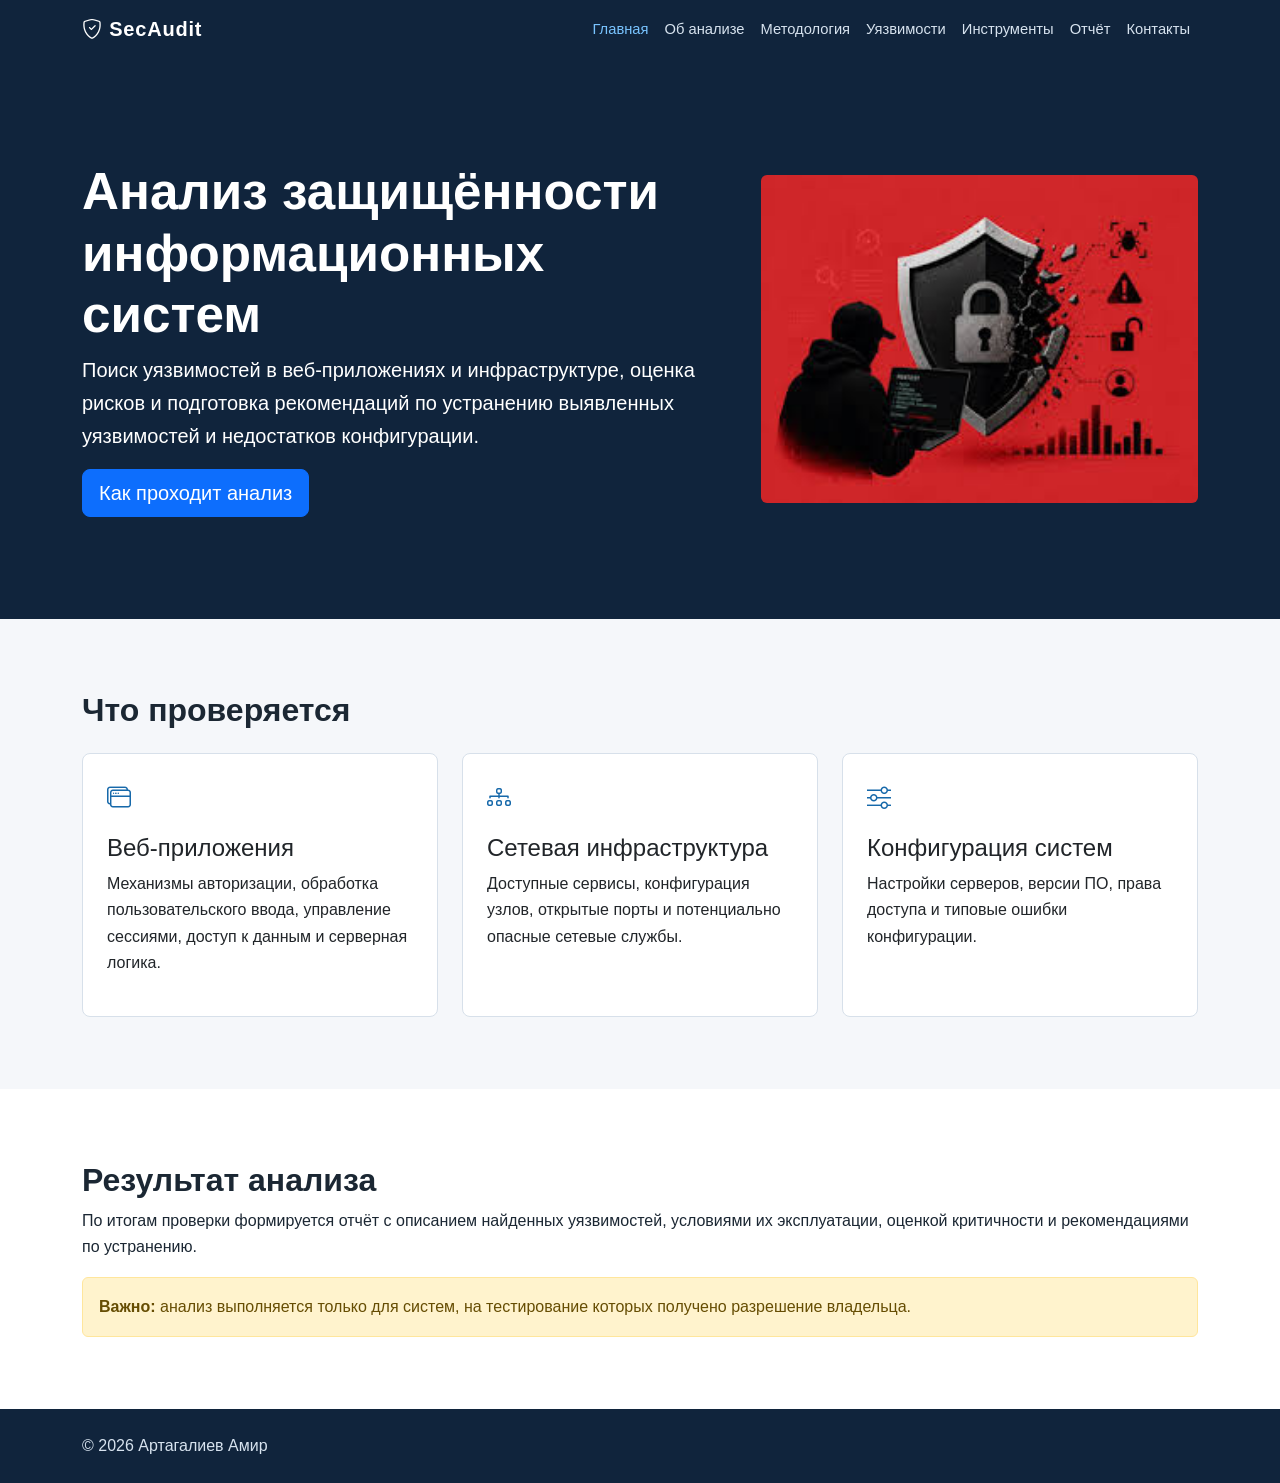
<file: index.html>
<!doctype html>
<html lang="ru">
 <head>
  <meta charset="utf-8"/>
  <meta content="width=device-width,initial-scale=1" name="viewport"/>
  <title>
   SecAudit — анализ защищённости
  </title>
  <link href="https://cdn.jsdelivr.net/npm/bootstrap@5.3.3/dist/css/bootstrap.min.css" rel="stylesheet"/>
  <link href="https://cdn.jsdelivr.net/npm/bootstrap-icons@1.11.3/font/bootstrap-icons.min.css" rel="stylesheet"/>
  <link href="css/style.css" rel="stylesheet"/>
 </head>
 <body>
  <nav class="navbar navbar-expand-lg navbar-dark site-nav">
   <div class="container">
    <a class="navbar-brand text-white" href="index.html">
     <i class="bi bi-shield-check">
     </i>
     SecAudit
    </a>
    <button class="navbar-toggler" data-bs-target="#nav" data-bs-toggle="collapse" type="button">
     <span class="navbar-toggler-icon">
     </span>
    </button>
    <div class="collapse navbar-collapse" id="nav">
     <ul class="navbar-nav ms-auto">
      <li class="nav-item">
       <a class="nav-link active" href="index.html">
        Главная
       </a>
      </li>
      <li class="nav-item">
       <a class="nav-link" href="about.html">
        Об анализе
       </a>
      </li>
      <li class="nav-item">
       <a class="nav-link" href="methodology.html">
        Методология
       </a>
      </li>
      <li class="nav-item">
       <a class="nav-link" href="vulnerabilities.html">
        Уязвимости
       </a>
      </li>
      <li class="nav-item">
       <a class="nav-link" href="tools.html">
        Инструменты
       </a>
      </li>
      <li class="nav-item">
       <a class="nav-link" href="report.html">
        Отчёт
       </a>
      </li>
      <li class="nav-item">
       <a class="nav-link" href="contacts.html">
        Контакты
       </a>
      </li>
     </ul>
    </div>
   </div>
  </nav>
  <header class="hero" style="background:#10243c">
   <div class="container">
    <div class="row align-items-center g-5">
     <div class="col-lg-7">
      <h1>
       Анализ защищённости информационных систем
      </h1>
      <p class="lead">
       Поиск уязвимостей в веб-приложениях и инфраструктуре, оценка рисков и подготовка рекомендаций по устранению выявленных уязвимостей и недостатков конфигурации.
      </p>
      <a class="btn btn-primary btn-lg" href="methodology.html">
       Как проходит анализ
      </a>
     </div>
     <div class="col-lg-5">
      <img alt="Анализ защищённости информационной системы" class="img-fluid rounded w-100" src="images/index-hero.jpg"/>
     </div>
    </div>
   </div>
  </header>
  <main>
   <section class="section">
    <div class="container">
     <h2 class="section-title mb-4">
      Что проверяется
     </h2>
     <div class="row g-4">
      <div class="col-md-4">
       <article class="card h-100 p-4">
        <i class="bi bi-window-stack icon">
        </i>
        <h3 class="h4 mt-3">
         Веб-приложения
        </h3>
        <p>
         Механизмы авторизации, обработка пользовательского ввода, управление сессиями, доступ к данным и серверная логика.
        </p>
       </article>
      </div>
      <div class="col-md-4">
       <article class="card h-100 p-4">
        <i class="bi bi-diagram-3 icon">
        </i>
        <h3 class="h4 mt-3">
         Сетевая инфраструктура
        </h3>
        <p>
         Доступные сервисы, конфигурация узлов, открытые порты и потенциально опасные сетевые службы.
        </p>
       </article>
      </div>
      <div class="col-md-4">
       <article class="card h-100 p-4">
        <i class="bi bi-sliders icon">
        </i>
        <h3 class="h4 mt-3">
         Конфигурация систем
        </h3>
        <p>
         Настройки серверов, версии ПО, права доступа и типовые ошибки конфигурации.
        </p>
       </article>
      </div>
     </div>
    </div>
   </section>
   <section class="section bg-white">
    <div class="container">
     <h2 class="section-title">
      Результат анализа
     </h2>
     <p>
      По итогам проверки формируется отчёт с описанием найденных уязвимостей, условиями их эксплуатации, оценкой критичности и рекомендациями по устранению.
     </p>
     <div class="alert alert-warning mb-0">
      <strong>
       Важно:
      </strong>
      анализ выполняется только для систем, на тестирование которых получено разрешение владельца.
     </div>
    </div>
   </section>
  </main>
  <footer class="footer py-4">
   <div class="container">
    © 2026 Артагалиев Амир
   </div>
  </footer>
  <script src="https://cdn.jsdelivr.net/npm/bootstrap@5.3.3/dist/js/bootstrap.bundle.min.js">
  </script>
  <script src="script.js">
  </script>
 </body>
</html>
</file>
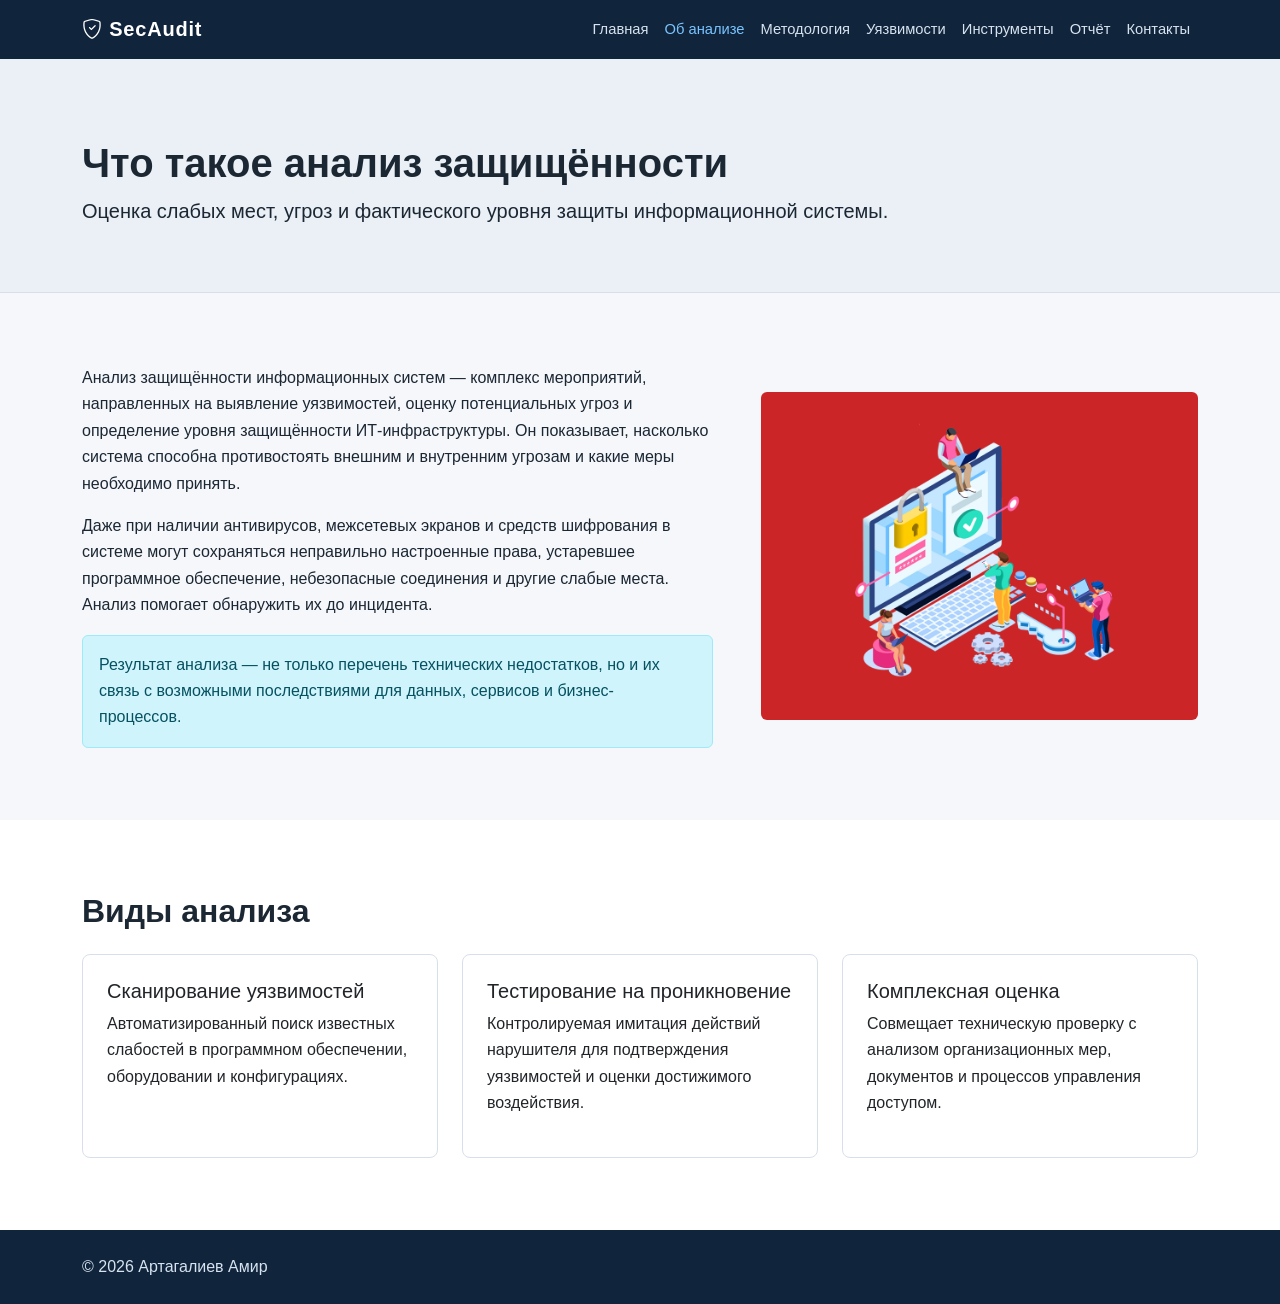
<file: about.html>
<!doctype html>
<html lang="ru">
 <head>
  <meta charset="utf-8"/>
  <meta content="width=device-width,initial-scale=1" name="viewport"/>
  <title>
   Об анализе — SecAudit
  </title>
  <link href="https://cdn.jsdelivr.net/npm/bootstrap@5.3.3/dist/css/bootstrap.min.css" rel="stylesheet"/>
  <link href="https://cdn.jsdelivr.net/npm/bootstrap-icons@1.11.3/font/bootstrap-icons.min.css" rel="stylesheet"/>
  <link href="css/style.css" rel="stylesheet"/>
 </head>
 <body>
  <nav class="navbar navbar-expand-lg navbar-dark site-nav">
   <div class="container">
    <a class="navbar-brand text-white" href="index.html">
     <i class="bi bi-shield-check">
     </i>
     SecAudit
    </a>
    <button class="navbar-toggler" data-bs-target="#nav" data-bs-toggle="collapse" type="button">
     <span class="navbar-toggler-icon">
     </span>
    </button>
    <div class="collapse navbar-collapse" id="nav">
     <ul class="navbar-nav ms-auto">
      <li class="nav-item">
       <a class="nav-link" href="index.html">
        Главная
       </a>
      </li>
      <li class="nav-item">
       <a class="nav-link active" href="about.html">
        Об анализе
       </a>
      </li>
      <li class="nav-item">
       <a class="nav-link" href="methodology.html">
        Методология
       </a>
      </li>
      <li class="nav-item">
       <a class="nav-link" href="vulnerabilities.html">
        Уязвимости
       </a>
      </li>
      <li class="nav-item">
       <a class="nav-link" href="tools.html">
        Инструменты
       </a>
      </li>
      <li class="nav-item">
       <a class="nav-link" href="report.html">
        Отчёт
       </a>
      </li>
      <li class="nav-item">
       <a class="nav-link" href="contacts.html">
        Контакты
       </a>
      </li>
     </ul>
    </div>
   </div>
  </nav>
  <header class="page-header">
   <div class="container">
    <h1>
     Что такое анализ защищённости
    </h1>
    <p class="lead">
     Оценка слабых мест, угроз и фактического уровня защиты информационной системы.
    </p>
   </div>
  </header>
  <main>
   <section class="section">
    <div class="container">
     <div class="row g-5 align-items-center">
      <div class="col-lg-7">
       <p>
        Анализ защищённости информационных систем — комплекс мероприятий, направленных на выявление уязвимостей, оценку потенциальных угроз и определение уровня защищённости ИТ-инфраструктуры. Он показывает, насколько система способна противостоять внешним и внутренним угрозам и какие меры необходимо принять.
       </p>
       <p>
        Даже при наличии антивирусов, межсетевых экранов и средств шифрования в системе могут сохраняться неправильно настроенные права, устаревшее программное обеспечение, небезопасные соединения и другие слабые места. Анализ помогает обнаружить их до инцидента.
       </p>
       <div class="alert alert-info mb-0">
        Результат анализа — не только перечень технических недостатков, но и их связь с возможными последствиями для данных, сервисов и бизнес-процессов.
       </div>
      </div>
      <div class="col-lg-5">
       <img alt="Иллюстрация анализа защищённости информационной системы" class="img-fluid rounded" src="images/about-analysis.png"/>
      </div>
     </div>
    </div>
   </section>
   <section class="section bg-white">
    <div class="container">
     <h2 class="section-title mb-4">
      Виды анализа
     </h2>
     <div class="row g-4">
      <div class="col-md-4">
       <div class="card h-100 p-4">
        <h3 class="h5">
         Сканирование уязвимостей
        </h3>
        <p>
         Автоматизированный поиск известных слабостей в программном обеспечении, оборудовании и конфигурациях.
        </p>
       </div>
      </div>
      <div class="col-md-4">
       <div class="card h-100 p-4">
        <h3 class="h5">
         Тестирование на проникновение
        </h3>
        <p>
         Контролируемая имитация действий нарушителя для подтверждения уязвимостей и оценки достижимого воздействия.
        </p>
       </div>
      </div>
      <div class="col-md-4">
       <div class="card h-100 p-4">
        <h3 class="h5">
         Комплексная оценка
        </h3>
        <p>
         Совмещает техническую проверку с анализом организационных мер, документов и процессов управления доступом.
        </p>
       </div>
      </div>
     </div>
    </div>
   </section>
  </main>
  <footer class="footer py-4">
   <div class="container">
    © 2026 Артагалиев Амир
   </div>
  </footer>
  <script src="https://cdn.jsdelivr.net/npm/bootstrap@5.3.3/dist/js/bootstrap.bundle.min.js">
  </script>
  <script src="script.js">
  </script>
 </body>
</html>
</file>
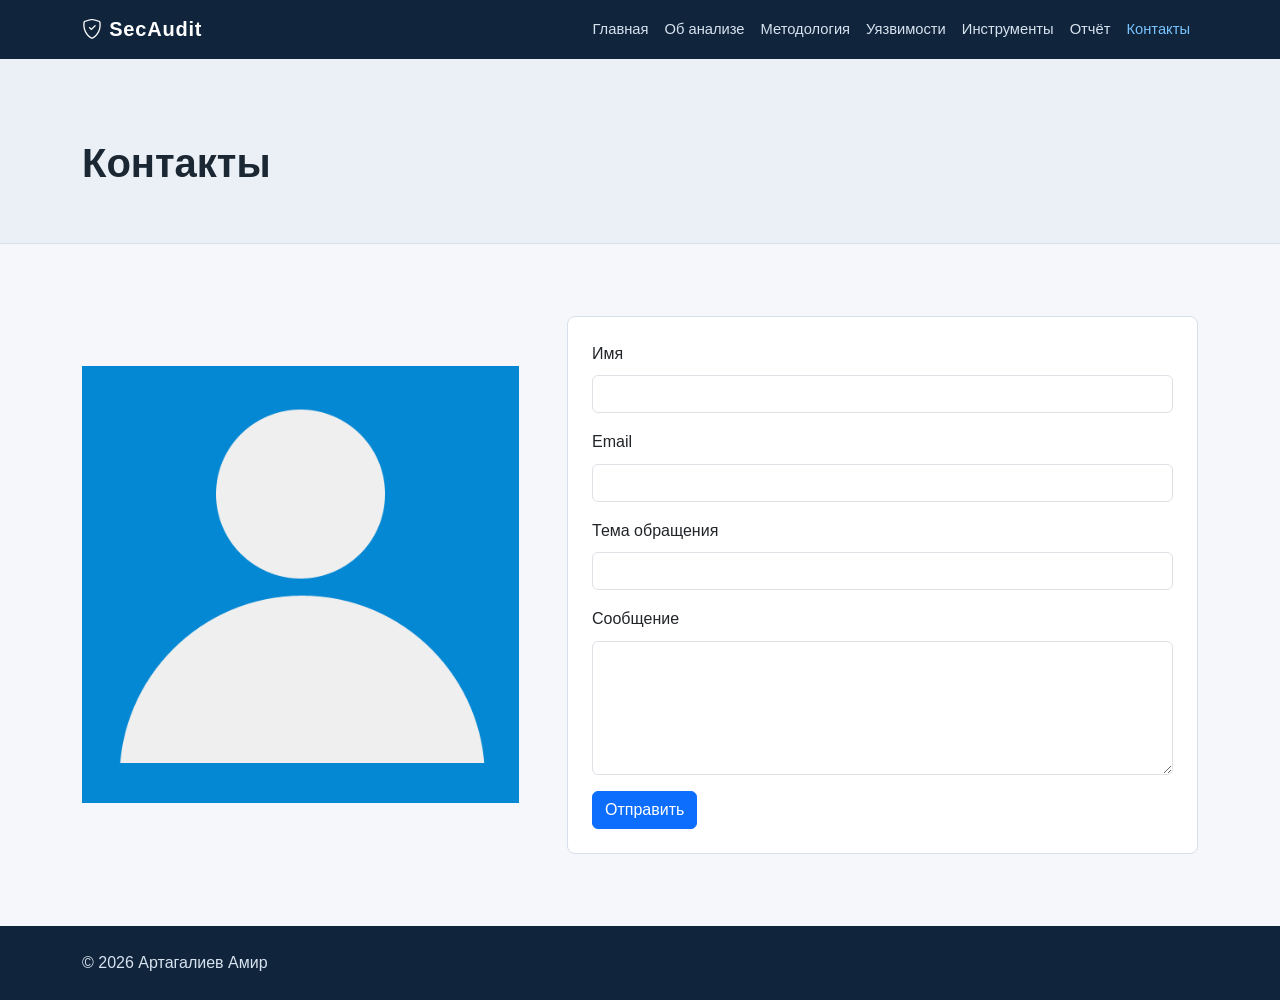
<file: contacts.html>
<!doctype html>
<html lang="ru">
<head>
    <meta charset="utf-8">
    <meta name="viewport" content="width=device-width, initial-scale=1">
    <title>Контакты — SecAudit</title>

    <link href="https://cdn.jsdelivr.net/npm/bootstrap@5.3.3/dist/css/bootstrap.min.css" rel="stylesheet">
    <link href="https://cdn.jsdelivr.net/npm/bootstrap-icons@1.11.3/font/bootstrap-icons.min.css" rel="stylesheet">
    <link href="css/style.css" rel="stylesheet">
</head>

<body>
    <nav class="navbar navbar-expand-lg navbar-dark site-nav">
        <div class="container">
            <a class="navbar-brand text-white" href="index.html">
                <i class="bi bi-shield-check"></i>
                SecAudit
            </a>

            <button class="navbar-toggler"
                    type="button"
                    data-bs-toggle="collapse"
                    data-bs-target="#nav">
                <span class="navbar-toggler-icon"></span>
            </button>

            <div class="collapse navbar-collapse" id="nav">
                <ul class="navbar-nav ms-auto">
                    <li class="nav-item">
                        <a class="nav-link" href="index.html">Главная</a>
                    </li>

                    <li class="nav-item">
                        <a class="nav-link" href="about.html">Об анализе</a>
                    </li>

                    <li class="nav-item">
                        <a class="nav-link" href="methodology.html">Методология</a>
                    </li>

                    <li class="nav-item">
                        <a class="nav-link" href="vulnerabilities.html">Уязвимости</a>
                    </li>

                    <li class="nav-item">
                        <a class="nav-link" href="tools.html">Инструменты</a>
                    </li>

                    <li class="nav-item">
                        <a class="nav-link" href="report.html">Отчёт</a>
                    </li>

                    <li class="nav-item">
                        <a class="nav-link active" href="contacts.html">Контакты</a>
                    </li>
                </ul>
            </div>
        </div>
    </nav>

    <header class="page-header">
        <div class="container">
            <h1>Контакты</h1>
        </div>
    </header>

    <main>
        <section class="section">
            <div class="container">
                <div class="row g-5 align-items-center">

                    <div class="col-lg-5">
                        <img src="images/contacts-security.png"
                             class="contact-image"
                             alt="Контактная информация">
                    </div>

                    <div class="col-lg-7">
                        <form class="card p-4" id="contactForm">

                            <div class="mb-3">
                                <label class="form-label" for="name">
                                    Имя
                                </label>

                                <input class="form-control"
                                       id="name"
                                       required>
                            </div>

                            <div class="mb-3">
                                <label class="form-label" for="email">
                                    Email
                                </label>

                                <input class="form-control"
                                       id="email"
                                       type="email"
                                       required>
                            </div>

                            <div class="mb-3">
                                <label class="form-label" for="subject">
                                    Тема обращения
                                </label>

                                <input class="form-control"
                                       id="subject"
                                       required>
                            </div>

                            <div class="mb-3">
                                <label class="form-label" for="message">
                                    Сообщение
                                </label>

                                <textarea class="form-control"
                                          id="message"
                                          rows="5"
                                          required></textarea>
                            </div>

                            <button class="btn btn-primary align-self-start"
                                    type="submit">
                                Отправить
                            </button>

                            <div class="alert alert-success d-none mt-3 mb-0"
                                 id="notice">
                                Демонстрационная форма: сообщение не отправляется на сервер.
                            </div>

                        </form>
                    </div>

                </div>
            </div>
        </section>
    </main>

    <footer class="footer py-4">
        <div class="container">
            © 2026 Артагалиев Амир
        </div>
    </footer>

    <script src="https://cdn.jsdelivr.net/npm/bootstrap@5.3.3/dist/js/bootstrap.bundle.min.js"></script>
    <script src="script.js"></script>
</body>
</html>
</file>
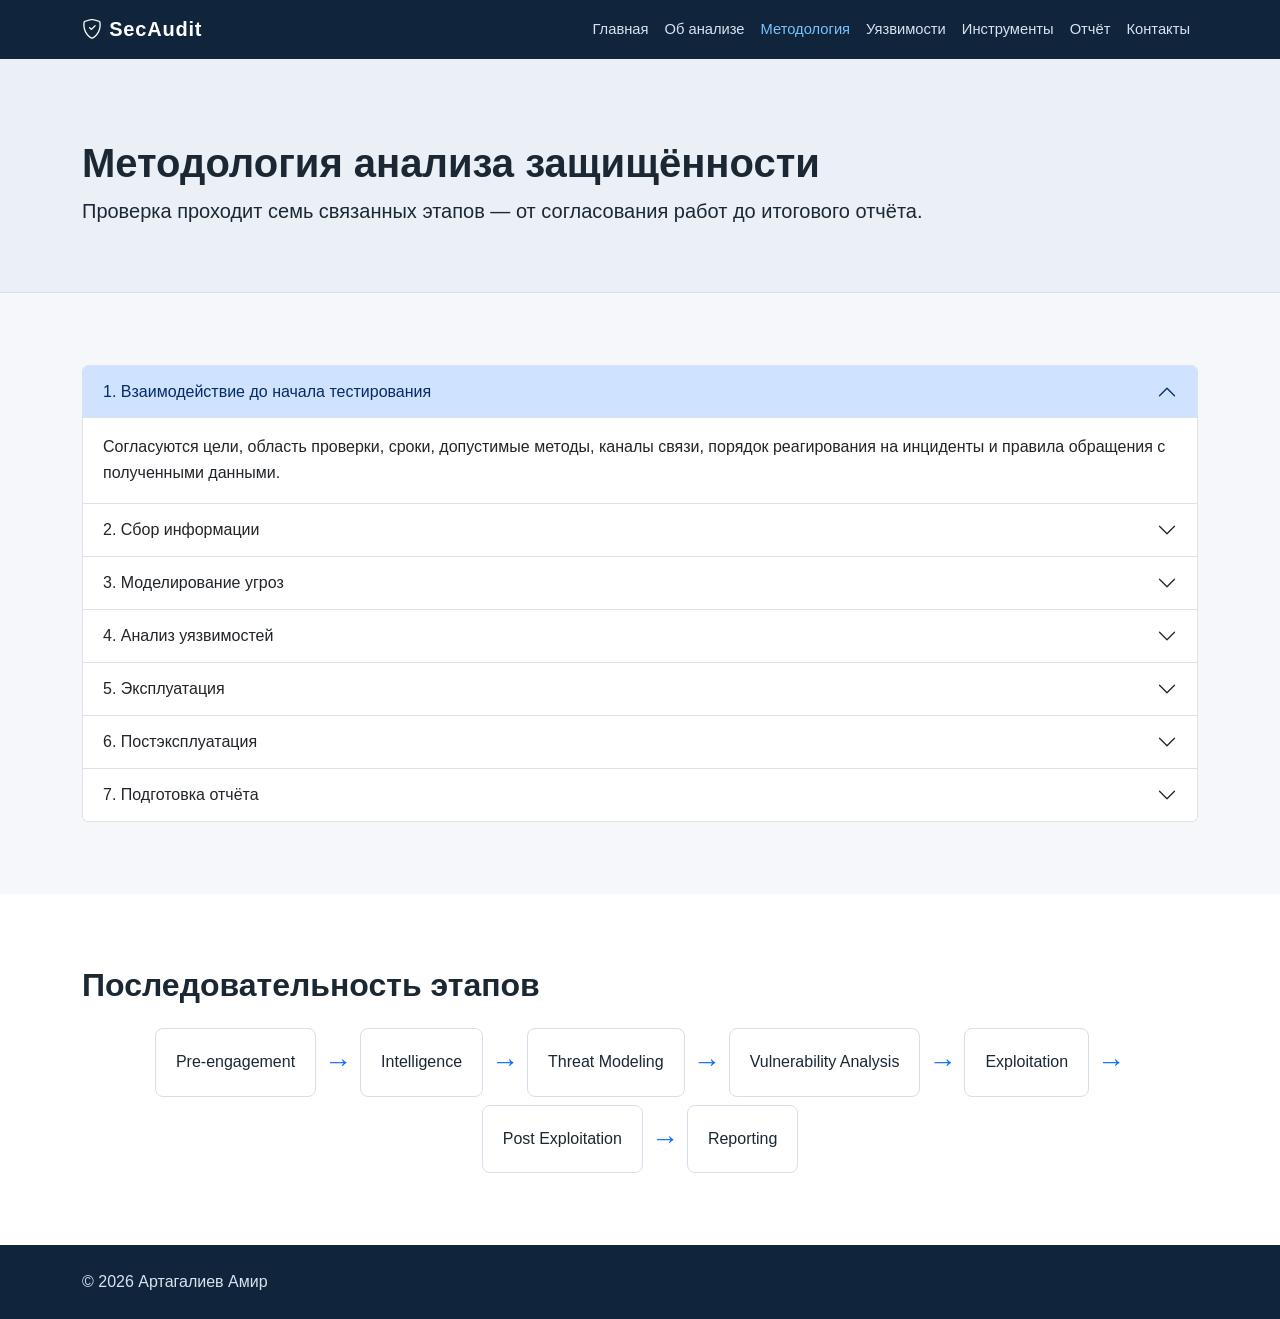
<file: methodology.html>
<!doctype html>
<html lang="ru">
 <head>
  <meta charset="utf-8"/>
  <meta content="width=device-width,initial-scale=1" name="viewport"/>
  <title>
   Методология — SecAudit
  </title>
  <link href="https://cdn.jsdelivr.net/npm/bootstrap@5.3.3/dist/css/bootstrap.min.css" rel="stylesheet"/>
  <link href="https://cdn.jsdelivr.net/npm/bootstrap-icons@1.11.3/font/bootstrap-icons.min.css" rel="stylesheet"/>
  <link href="css/style.css" rel="stylesheet"/>
 </head>
 <body>
  <nav class="navbar navbar-expand-lg navbar-dark site-nav">
   <div class="container">
    <a class="navbar-brand text-white" href="index.html">
     <i class="bi bi-shield-check">
     </i>
     SecAudit
    </a>
    <button class="navbar-toggler" data-bs-target="#nav" data-bs-toggle="collapse" type="button">
     <span class="navbar-toggler-icon">
     </span>
    </button>
    <div class="collapse navbar-collapse" id="nav">
     <ul class="navbar-nav ms-auto">
      <li class="nav-item">
       <a class="nav-link" href="index.html">
        Главная
       </a>
      </li>
      <li class="nav-item">
       <a class="nav-link" href="about.html">
        Об анализе
       </a>
      </li>
      <li class="nav-item">
       <a class="nav-link active" href="methodology.html">
        Методология
       </a>
      </li>
      <li class="nav-item">
       <a class="nav-link" href="vulnerabilities.html">
        Уязвимости
       </a>
      </li>
      <li class="nav-item">
       <a class="nav-link" href="tools.html">
        Инструменты
       </a>
      </li>
      <li class="nav-item">
       <a class="nav-link" href="report.html">
        Отчёт
       </a>
      </li>
      <li class="nav-item">
       <a class="nav-link" href="contacts.html">
        Контакты
       </a>
      </li>
     </ul>
    </div>
   </div>
  </nav>
  <header class="page-header">
   <div class="container">
    <h1>
     Методология анализа защищённости
    </h1>
    <p class="lead">
     Проверка проходит семь связанных этапов — от согласования работ до итогового отчёта.
    </p>
   </div>
  </header>
  <main>
   <section class="section">
    <div class="container">
     <div class="accordion" id="methodology">
      <div class="accordion-item">
       <h2 class="accordion-header">
        <button class="accordion-button" data-bs-target="#p1" data-bs-toggle="collapse">
         1. Взаимодействие до начала тестирования
        </button>
       </h2>
       <div class="accordion-collapse collapse show" data-bs-parent="#methodology" id="p1">
        <div class="accordion-body">
         Согласуются цели, область проверки, сроки, допустимые методы, каналы связи, порядок реагирования на инциденты и правила обращения с полученными данными.
        </div>
       </div>
      </div>
      <div class="accordion-item">
       <h2 class="accordion-header">
        <button class="accordion-button collapsed" data-bs-target="#p2" data-bs-toggle="collapse">
         2. Сбор информации
        </button>
       </h2>
       <div class="accordion-collapse collapse" data-bs-parent="#methodology" id="p2">
        <div class="accordion-body">
         Формируется представление о целевой системе: определяются адреса, домены, технологии, сервисы, сотрудники и другие сведения, важные для моделирования проверки.
        </div>
       </div>
      </div>
      <div class="accordion-item">
       <h2 class="accordion-header">
        <button class="accordion-button collapsed" data-bs-target="#p3" data-bs-toggle="collapse">
         3. Моделирование угроз
        </button>
       </h2>
       <div class="accordion-collapse collapse" data-bs-parent="#methodology" id="p3">
        <div class="accordion-body">
         Определяются критичные активы, возможные источники угроз и наиболее вероятные сценарии воздействия с учётом функций и ценности системы.
        </div>
       </div>
      </div>
      <div class="accordion-item">
       <h2 class="accordion-header">
        <button class="accordion-button collapsed" data-bs-target="#p4" data-bs-toggle="collapse">
         4. Анализ уязвимостей
        </button>
       </h2>
       <div class="accordion-collapse collapse" data-bs-parent="#methodology" id="p4">
        <div class="accordion-body">
         Выявляются ошибки конфигурации, дефекты проектирования и известные уязвимости. Результаты автоматических средств проверяются вручную.
        </div>
       </div>
      </div>
      <div class="accordion-item">
       <h2 class="accordion-header">
        <button class="accordion-button collapsed" data-bs-target="#p5" data-bs-toggle="collapse">
         5. Эксплуатация
        </button>
       </h2>
       <div class="accordion-collapse collapse" data-bs-parent="#methodology" id="p5">
        <div class="accordion-body">
         В пределах согласованных правил подтверждается возможность использования найденных уязвимостей и оценивается получаемый уровень доступа. Действия должны быть контролируемыми и не наносить ущерб системе.
        </div>
       </div>
      </div>
      <div class="accordion-item">
       <h2 class="accordion-header">
        <button class="accordion-button collapsed" data-bs-target="#p6" data-bs-toggle="collapse">
         6. Постэксплуатация
        </button>
       </h2>
       <div class="accordion-collapse collapse" data-bs-parent="#methodology" id="p6">
        <div class="accordion-body">
         Определяется ценность полученного доступа, возможное влияние на связанные активы и границы дальнейшего продвижения. Все действия выполняются строго в рамках разрешённого сценария.
        </div>
       </div>
      </div>
      <div class="accordion-item">
       <h2 class="accordion-header">
        <button class="accordion-button collapsed" data-bs-target="#p7" data-bs-toggle="collapse">
         7. Подготовка отчёта
        </button>
       </h2>
       <div class="accordion-collapse collapse" data-bs-parent="#methodology" id="p7">
        <div class="accordion-body">
         Готовятся техническая часть и резюме для руководства: находки, доказательства, оценка риска, последствия и приоритетные рекомендации по устранению.
        </div>
       </div>
      </div>
     </div>
    </div>
   </section>
   <section class="section bg-white">
    <div class="container">
     <h2 class="section-title mb-4">
      Последовательность этапов
     </h2>
     <div class="d-flex flex-wrap align-items-center justify-content-center gap-2">
      <div class="step">
       Pre-engagement
      </div>
      <span class="fs-3 text-primary">
       →
      </span>
      <div class="step">
       Intelligence
      </div>
      <span class="fs-3 text-primary">
       →
      </span>
      <div class="step">
       Threat Modeling
      </div>
      <span class="fs-3 text-primary">
       →
      </span>
      <div class="step">
       Vulnerability Analysis
      </div>
      <span class="fs-3 text-primary">
       →
      </span>
      <div class="step">
       Exploitation
      </div>
      <span class="fs-3 text-primary">
       →
      </span>
      <div class="step">
       Post Exploitation
      </div>
      <span class="fs-3 text-primary">
       →
      </span>
      <div class="step">
       Reporting
      </div>
     </div>
    </div>
   </section>
  </main>
  <footer class="footer py-4">
   <div class="container">
    © 2026 Артагалиев Амир
   </div>
  </footer>
  <script src="https://cdn.jsdelivr.net/npm/bootstrap@5.3.3/dist/js/bootstrap.bundle.min.js">
  </script>
  <script src="script.js">
  </script>
 </body>
</html>
</file>
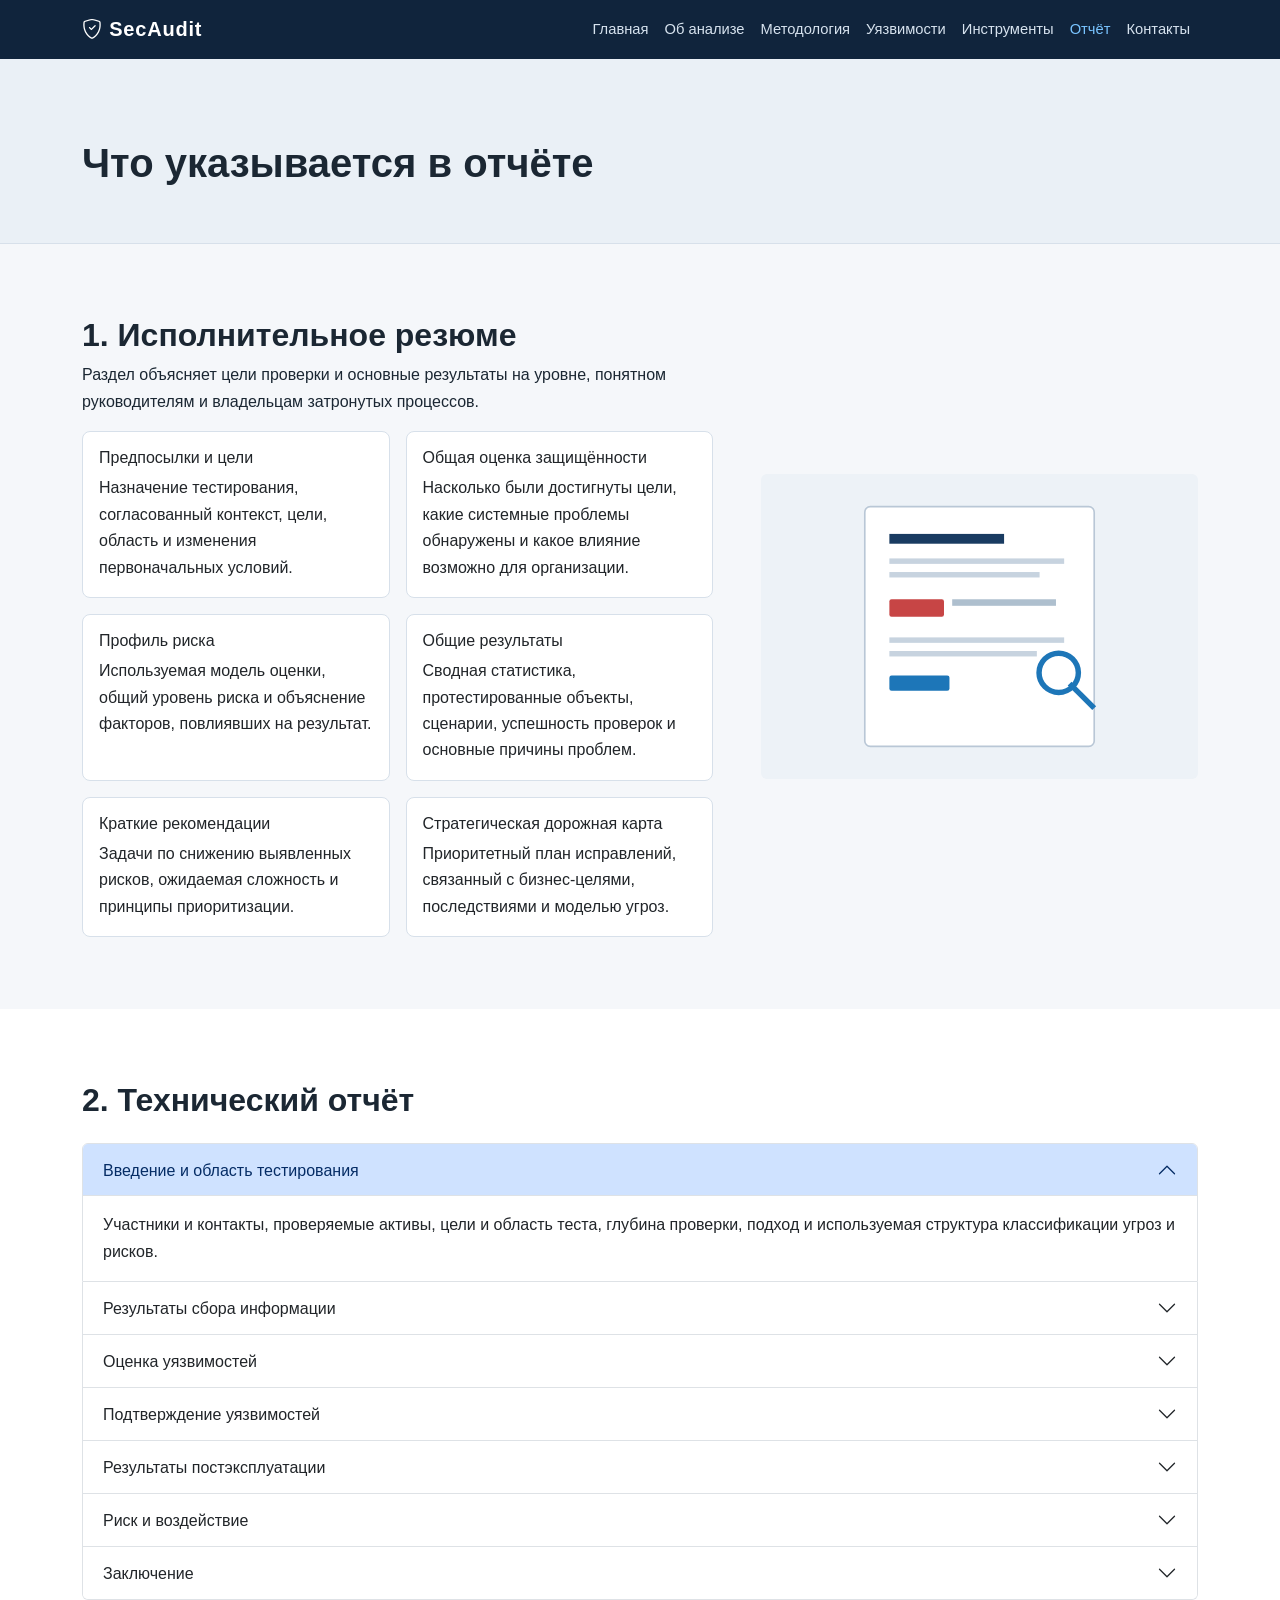
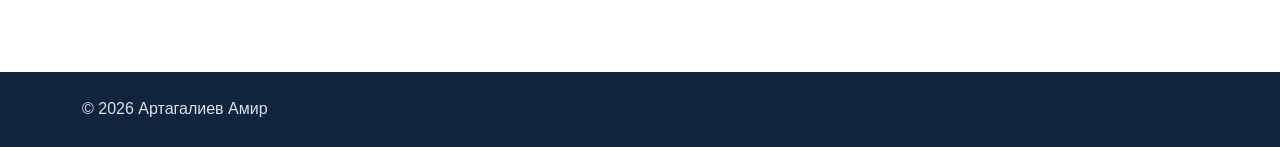
<file: report.html>
<!doctype html>
<html lang="ru">
 <head>
  <meta charset="utf-8"/>
  <meta content="width=device-width,initial-scale=1" name="viewport"/>
  <title>
   Отчёт — SecAudit
  </title>
  <link href="https://cdn.jsdelivr.net/npm/bootstrap@5.3.3/dist/css/bootstrap.min.css" rel="stylesheet"/>
  <link href="https://cdn.jsdelivr.net/npm/bootstrap-icons@1.11.3/font/bootstrap-icons.min.css" rel="stylesheet"/>
  <link href="css/style.css" rel="stylesheet"/>
 </head>
 <body>
  <nav class="navbar navbar-expand-lg navbar-dark site-nav">
   <div class="container">
    <a class="navbar-brand text-white" href="index.html">
     <i class="bi bi-shield-check">
     </i>
     SecAudit
    </a>
    <button class="navbar-toggler" data-bs-target="#nav" data-bs-toggle="collapse" type="button">
     <span class="navbar-toggler-icon">
     </span>
    </button>
    <div class="collapse navbar-collapse" id="nav">
     <ul class="navbar-nav ms-auto">
      <li class="nav-item">
       <a class="nav-link" href="index.html">
        Главная
       </a>
      </li>
      <li class="nav-item">
       <a class="nav-link" href="about.html">
        Об анализе
       </a>
      </li>
      <li class="nav-item">
       <a class="nav-link" href="methodology.html">
        Методология
       </a>
      </li>
      <li class="nav-item">
       <a class="nav-link" href="vulnerabilities.html">
        Уязвимости
       </a>
      </li>
      <li class="nav-item">
       <a class="nav-link" href="tools.html">
        Инструменты
       </a>
      </li>
      <li class="nav-item">
       <a class="nav-link active" href="report.html">
        Отчёт
       </a>
      </li>
      <li class="nav-item">
       <a class="nav-link" href="contacts.html">
        Контакты
       </a>
      </li>
     </ul>
    </div>
   </div>
  </nav>
  <header class="page-header">
   <div class="container">
    <h1>
     Что указывается в отчёте
    </h1>
   </div>
  </header>
  <main>
   <section class="section">
    <div class="container">
     <div class="row g-5 align-items-center">
      <div class="col-lg-7">
       <h2 class="section-title">
        1. Исполнительное резюме
       </h2>
       <p>
        Раздел объясняет цели проверки и основные результаты на уровне, понятном руководителям и владельцам затронутых процессов.
       </p>
       <div class="row g-3">
        <div class="col-md-6">
         <div class="card h-100 p-3">
          <h3 class="h6">
           Предпосылки и цели
          </h3>
          <p class="mb-0">
           Назначение тестирования, согласованный контекст, цели, область и изменения первоначальных условий.
          </p>
         </div>
        </div>
        <div class="col-md-6">
         <div class="card h-100 p-3">
          <h3 class="h6">
           Общая оценка защищённости
          </h3>
          <p class="mb-0">
           Насколько были достигнуты цели, какие системные проблемы обнаружены и какое влияние возможно для организации.
          </p>
         </div>
        </div>
        <div class="col-md-6">
         <div class="card h-100 p-3">
          <h3 class="h6">
           Профиль риска
          </h3>
          <p class="mb-0">
           Используемая модель оценки, общий уровень риска и объяснение факторов, повлиявших на результат.
          </p>
         </div>
        </div>
        <div class="col-md-6">
         <div class="card h-100 p-3">
          <h3 class="h6">
           Общие результаты
          </h3>
          <p class="mb-0">
           Сводная статистика, протестированные объекты, сценарии, успешность проверок и основные причины проблем.
          </p>
         </div>
        </div>
        <div class="col-md-6">
         <div class="card h-100 p-3">
          <h3 class="h6">
           Краткие рекомендации
          </h3>
          <p class="mb-0">
           Задачи по снижению выявленных рисков, ожидаемая сложность и принципы приоритизации.
          </p>
         </div>
        </div>
        <div class="col-md-6">
         <div class="card h-100 p-3">
          <h3 class="h6">
           Стратегическая дорожная карта
          </h3>
          <p class="mb-0">
           Приоритетный план исправлений, связанный с бизнес-целями, последствиями и моделью угроз.
          </p>
         </div>
        </div>
       </div>
      </div>
      <div class="col-lg-5">
       <img alt="Минималистичная иллюстрация технического отчёта" class="img-fluid rounded" src="images/report-illustration.svg"/>
      </div>
     </div>
    </div>
   </section>
   <section class="section bg-white">
    <div class="container">
     <h2 class="section-title mb-4">
      2. Технический отчёт
     </h2>
     <div class="accordion" id="technical">
      <div class="accordion-item">
       <h3 class="accordion-header">
        <button class="accordion-button" data-bs-target="#r1" data-bs-toggle="collapse">
         Введение и область тестирования
        </button>
       </h3>
       <div class="accordion-collapse collapse show" data-bs-parent="#technical" id="r1">
        <div class="accordion-body">
         Участники и контакты, проверяемые активы, цели и область теста, глубина проверки, подход и используемая структура классификации угроз и рисков.
        </div>
       </div>
      </div>
      <div class="accordion-item">
       <h3 class="accordion-header">
        <button class="accordion-button collapsed" data-bs-target="#r2" data-bs-toggle="collapse">
         Результаты сбора информации
        </button>
       </h3>
       <div class="accordion-collapse collapse" data-bs-parent="#technical" id="r2">
        <div class="accordion-body">
         Сведения группируются как пассивная, активная, корпоративная и кадровая разведка. Описываются источники, методы и информация, доступная о целевой среде.
        </div>
       </div>
      </div>
      <div class="accordion-item">
       <h3 class="accordion-header">
        <button class="accordion-button collapsed" data-bs-target="#r3" data-bs-toggle="collapse">
         Оценка уязвимостей
        </button>
       </h3>
       <div class="accordion-collapse collapse" data-bs-parent="#technical" id="r3">
        <div class="accordion-body">
         Методы выявления, уровни классификации, технические и логические уязвимости, доказательства, способ обнаружения, затронутые компоненты, экспозиция и сводка результатов.
        </div>
       </div>
      </div>
      <div class="accordion-item">
       <h3 class="accordion-header">
        <button class="accordion-button collapsed" data-bs-target="#r4" data-bs-toggle="collapse">
         Подтверждение уязвимостей
        </button>
       </h3>
       <div class="accordion-collapse collapse" data-bs-parent="#technical" id="r4">
        <div class="accordion-body">
         Хронология проверки, выбранные цели, выполненные действия, успешные и неуспешные проверки, полученный уровень доступа, влияние и связанные меры по устранению.
        </div>
       </div>
      </div>
      <div class="accordion-item">
       <h3 class="accordion-header">
        <button class="accordion-button collapsed" data-bs-target="#r5" data-bs-toggle="collapse">
         Результаты постэксплуатации
        </button>
       </h3>
       <div class="accordion-collapse collapse" data-bs-parent="#technical" id="r5">
        <div class="accordion-body">
         Связь технического доступа с фактическим влиянием: возможные пути повышения привилегий, доступ к критичной информации и системам, устойчивость доступа и эффективность действующих контрмер.
        </div>
       </div>
      </div>
      <div class="accordion-item">
       <h3 class="accordion-header">
        <button class="accordion-button collapsed" data-bs-target="#r6" data-bs-toggle="collapse">
         Риск и воздействие
        </button>
       </h3>
       <div class="accordion-collapse collapse" data-bs-parent="#technical" id="r6">
        <div class="accordion-body">
         Вероятность события, возможности источника угрозы, сила защитных мер, требуемые навыки и доступ, величина первичных и вторичных потерь, корневые причины и итоговый риск.
        </div>
       </div>
      </div>
      <div class="accordion-item">
       <h3 class="accordion-header">
        <button class="accordion-button collapsed" data-bs-target="#r7" data-bs-toggle="collapse">
         Заключение
        </button>
       </h3>
       <div class="accordion-collapse collapse" data-bs-parent="#technical" id="r7">
        <div class="accordion-body">
         Итоговый обзор проверки, основные выводы и рекомендации, поддерживающие дальнейшее развитие программы безопасности и регулярное повторное тестирование.
        </div>
       </div>
      </div>
     </div>
    </div>
   </section>
  </main>
  <footer class="footer py-4">
   <div class="container">
    © 2026 Артагалиев Амир
   </div>
  </footer>
  <script src="https://cdn.jsdelivr.net/npm/bootstrap@5.3.3/dist/js/bootstrap.bundle.min.js">
  </script>
  <script src="script.js">
  </script>
 </body>
</html>
</file>
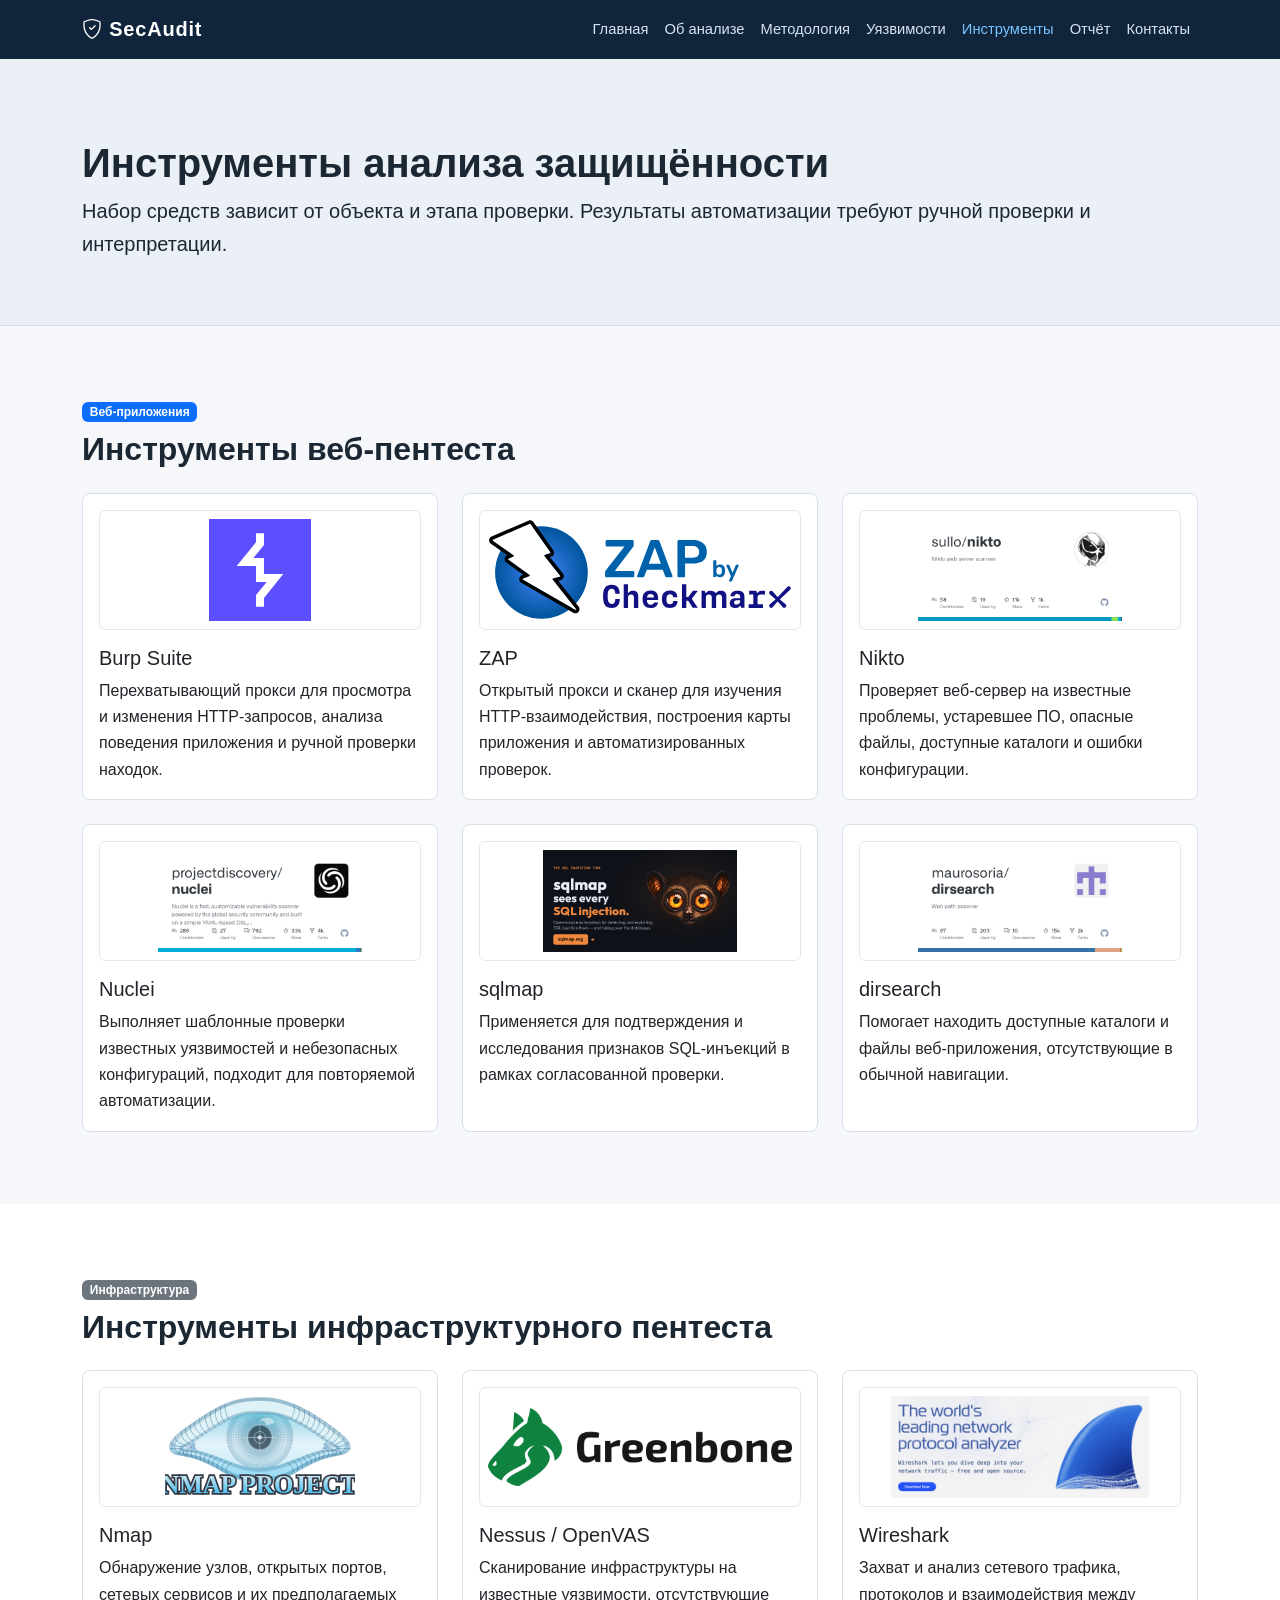
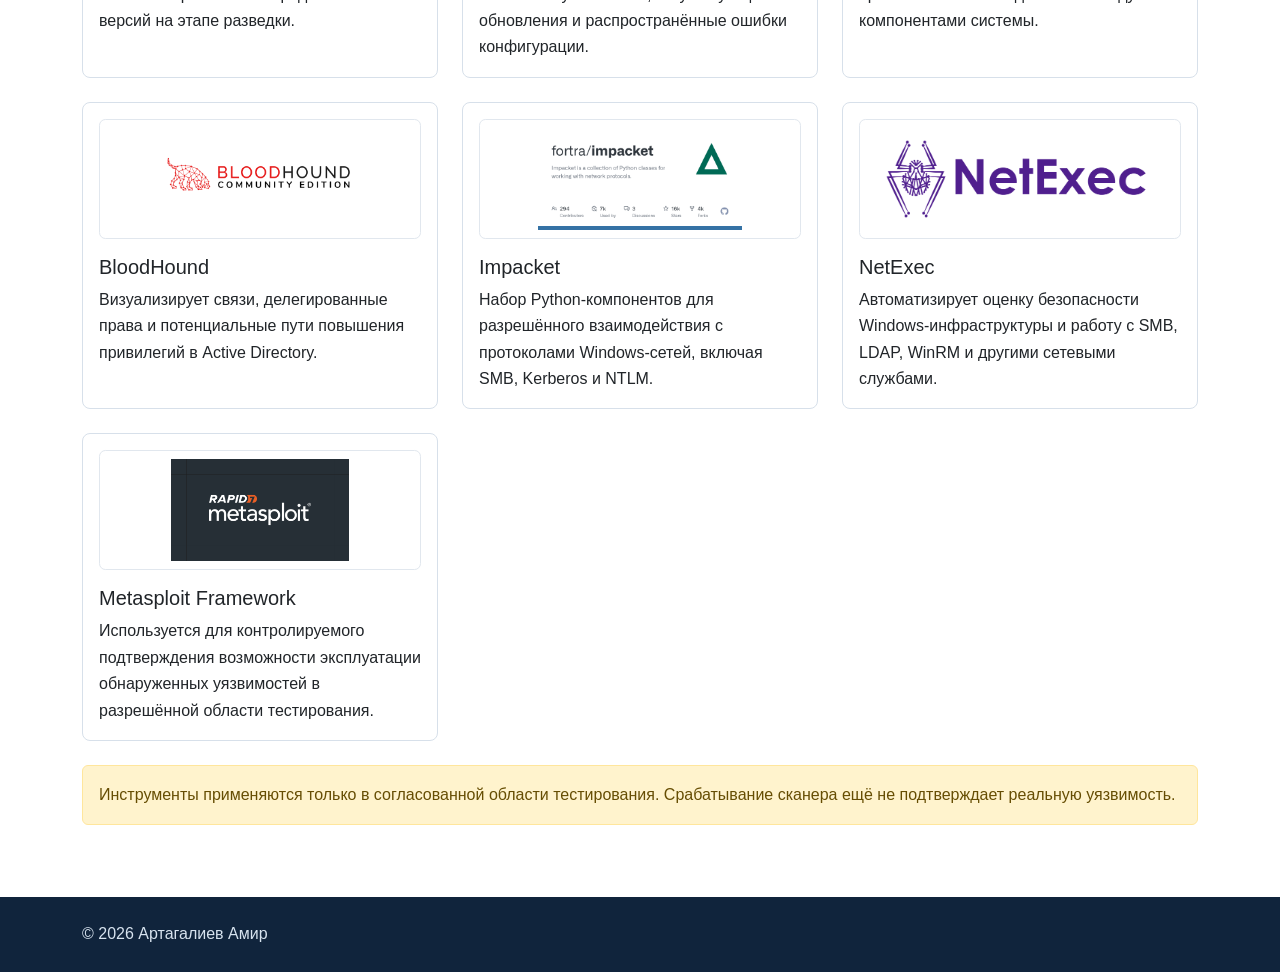
<file: tools.html>
<!doctype html>
<html lang="ru">
 <head>
  <meta charset="utf-8"/>
  <meta content="width=device-width,initial-scale=1" name="viewport"/>
  <title>
   Инструменты — SecAudit
  </title>
  <link href="https://cdn.jsdelivr.net/npm/bootstrap@5.3.3/dist/css/bootstrap.min.css" rel="stylesheet"/>
  <link href="https://cdn.jsdelivr.net/npm/bootstrap-icons@1.11.3/font/bootstrap-icons.min.css" rel="stylesheet"/>
  <link href="css/style.css" rel="stylesheet"/>
 </head>
 <body>
  <nav class="navbar navbar-expand-lg navbar-dark site-nav">
   <div class="container">
    <a class="navbar-brand text-white" href="index.html">
     <i class="bi bi-shield-check">
     </i>
     SecAudit
    </a>
    <button class="navbar-toggler" data-bs-target="#nav" data-bs-toggle="collapse" type="button">
     <span class="navbar-toggler-icon">
     </span>
    </button>
    <div class="collapse navbar-collapse" id="nav">
     <ul class="navbar-nav ms-auto">
      <li class="nav-item">
       <a class="nav-link" href="index.html">
        Главная
       </a>
      </li>
      <li class="nav-item">
       <a class="nav-link" href="about.html">
        Об анализе
       </a>
      </li>
      <li class="nav-item">
       <a class="nav-link" href="methodology.html">
        Методология
       </a>
      </li>
      <li class="nav-item">
       <a class="nav-link" href="vulnerabilities.html">
        Уязвимости
       </a>
      </li>
      <li class="nav-item">
       <a class="nav-link active" href="tools.html">
        Инструменты
       </a>
      </li>
      <li class="nav-item">
       <a class="nav-link" href="report.html">
        Отчёт
       </a>
      </li>
      <li class="nav-item">
       <a class="nav-link" href="contacts.html">
        Контакты
       </a>
      </li>
     </ul>
    </div>
   </div>
  </nav>
  <header class="page-header">
   <div class="container">
    <h1>
     Инструменты анализа защищённости
    </h1>
    <p class="lead">
     Набор средств зависит от объекта и этапа проверки. Результаты автоматизации требуют ручной проверки и интерпретации.
    </p>
   </div>
  </header>
  <main>
   <section class="section">
    <div class="container">
     <span class="badge text-bg-primary mb-2">
      Веб-приложения
     </span>
     <h2 class="section-title mb-4">
      Инструменты веб-пентеста
     </h2>
     <div class="row g-4">
      <div class="col-md-6 col-lg-4">
       <article class="card h-100 p-3">
        <img alt="Логотип Burp Suite" class="tool-logo" src="images/tool-burp.svg"/>
        <h3 class="h5 mt-3">
         Burp Suite
        </h3>
        <p class="mb-0">
         Перехватывающий прокси для просмотра и изменения HTTP-запросов, анализа поведения приложения и ручной проверки находок.
        </p>
       </article>
      </div>
      <div class="col-md-6 col-lg-4">
       <article class="card h-100 p-3">
        <img alt="Логотип ZAP" class="tool-logo" src="images/tool-zap.svg"/>
        <h3 class="h5 mt-3">
         ZAP
        </h3>
        <p class="mb-0">
         Открытый прокси и сканер для изучения HTTP-взаимодействия, построения карты приложения и автоматизированных проверок.
        </p>
       </article>
      </div>
      <div class="col-md-6 col-lg-4">
       <article class="card h-100 p-3">
        <img alt="Логотип проекта Nikto" class="tool-logo" src="images/tool-nikto.png"/>
        <h3 class="h5 mt-3">
         Nikto
        </h3>
        <p class="mb-0">
         Проверяет веб-сервер на известные проблемы, устаревшее ПО, опасные файлы, доступные каталоги и ошибки конфигурации.
        </p>
       </article>
      </div>
      <div class="col-md-6 col-lg-4">
       <article class="card h-100 p-3">
        <img alt="Логотип проекта Nuclei" class="tool-logo" src="images/tool-nuclei.png"/>
        <h3 class="h5 mt-3">
         Nuclei
        </h3>
        <p class="mb-0">
         Выполняет шаблонные проверки известных уязвимостей и небезопасных конфигураций, подходит для повторяемой автоматизации.
        </p>
       </article>
      </div>
      <div class="col-md-6 col-lg-4">
       <article class="card h-100 p-3">
        <img alt="Логотип sqlmap" class="tool-logo" src="images/tool-sqlmap.png"/>
        <h3 class="h5 mt-3">
         sqlmap
        </h3>
        <p class="mb-0">
         Применяется для подтверждения и исследования признаков SQL-инъекций в рамках согласованной проверки.
        </p>
       </article>
      </div>
      <div class="col-md-6 col-lg-4">
       <article class="card h-100 p-3">
        <img alt="Логотип проекта dirsearch" class="tool-logo" src="images/tool-dirsearch.png"/>
        <h3 class="h5 mt-3">
         dirsearch
        </h3>
        <p class="mb-0">
         Помогает находить доступные каталоги и файлы веб-приложения, отсутствующие в обычной навигации.
        </p>
       </article>
      </div>
     </div>
    </div>
   </section>
   <section class="section bg-white">
    <div class="container">
     <span class="badge text-bg-secondary mb-2">
      Инфраструктура
     </span>
     <h2 class="section-title mb-4">
      Инструменты инфраструктурного пентеста
     </h2>
     <div class="row g-4">
      <div class="col-md-6 col-lg-4">
       <article class="card h-100 p-3">
        <img alt="Логотип Nmap" class="tool-logo" src="images/tool-nmap.svg"/>
        <h3 class="h5 mt-3">
         Nmap
        </h3>
        <p class="mb-0">
         Обнаружение узлов, открытых портов, сетевых сервисов и их предполагаемых версий на этапе разведки.
        </p>
       </article>
      </div>
      <div class="col-md-6 col-lg-4">
       <article class="card h-100 p-3">
        <img alt="Логотип Greenbone OpenVAS" class="tool-logo" src="images/tool-openvas.png"/>
        <h3 class="h5 mt-3">
         Nessus / OpenVAS
        </h3>
        <p class="mb-0">
         Сканирование инфраструктуры на известные уязвимости, отсутствующие обновления и распространённые ошибки конфигурации.
        </p>
       </article>
      </div>
      <div class="col-md-6 col-lg-4">
       <article class="card h-100 p-3">
        <img alt="Логотип Wireshark" class="tool-logo" src="images/tool-wireshark.png"/>
        <h3 class="h5 mt-3">
         Wireshark
        </h3>
        <p class="mb-0">
         Захват и анализ сетевого трафика, протоколов и взаимодействия между компонентами системы.
        </p>
       </article>
      </div>
      <div class="col-md-6 col-lg-4">
       <article class="card h-100 p-3">
        <img alt="Логотип BloodHound" class="tool-logo" src="images/tool-bloodhound.png"/>
        <h3 class="h5 mt-3">
         BloodHound
        </h3>
        <p class="mb-0">
         Визуализирует связи, делегированные права и потенциальные пути повышения привилегий в Active Directory.
        </p>
       </article>
      </div>
      <div class="col-md-6 col-lg-4">
       <article class="card h-100 p-3">
        <img alt="Логотип проекта Impacket" class="tool-logo" src="images/tool-impacket.png"/>
        <h3 class="h5 mt-3">
         Impacket
        </h3>
        <p class="mb-0">
         Набор Python-компонентов для разрешённого взаимодействия с протоколами Windows-сетей, включая SMB, Kerberos и NTLM.
        </p>
       </article>
      </div>
      <div class="col-md-6 col-lg-4">
       <article class="card h-100 p-3">
        <img alt="Логотип NetExec" class="tool-logo" src="images/tool-netexec.png"/>
        <h3 class="h5 mt-3">
         NetExec
        </h3>
        <p class="mb-0">
         Автоматизирует оценку безопасности Windows-инфраструктуры и работу с SMB, LDAP, WinRM и другими сетевыми службами.
        </p>
       </article>
      </div>
      <div class="col-md-6 col-lg-4">
       <article class="card h-100 p-3">
        <img alt="Логотип Metasploit Framework" class="tool-logo" src="images/tool-metasploit.png"/>
        <h3 class="h5 mt-3">
         Metasploit Framework
        </h3>
        <p class="mb-0">
         Используется для контролируемого подтверждения возможности эксплуатации обнаруженных уязвимостей в разрешённой области тестирования.
        </p>
       </article>
      </div>
     </div>
     <div class="alert alert-warning mt-4 mb-0">
      Инструменты применяются только в согласованной области тестирования. Срабатывание сканера ещё не подтверждает реальную уязвимость.
     </div>
    </div>
   </section>
  </main>
  <footer class="footer py-4">
   <div class="container">
    © 2026 Артагалиев Амир
   </div>
  </footer>
  <style>
   .tool-logo{width:100%;height:120px;object-fit:contain;background:#fff;border:1px solid #e1e7ee;border-radius:.4rem;padding:.5rem}
  </style>
  <script src="https://cdn.jsdelivr.net/npm/bootstrap@5.3.3/dist/js/bootstrap.bundle.min.js">
  </script>
  <script src="script.js">
  </script>
 </body>
</html>
</file>
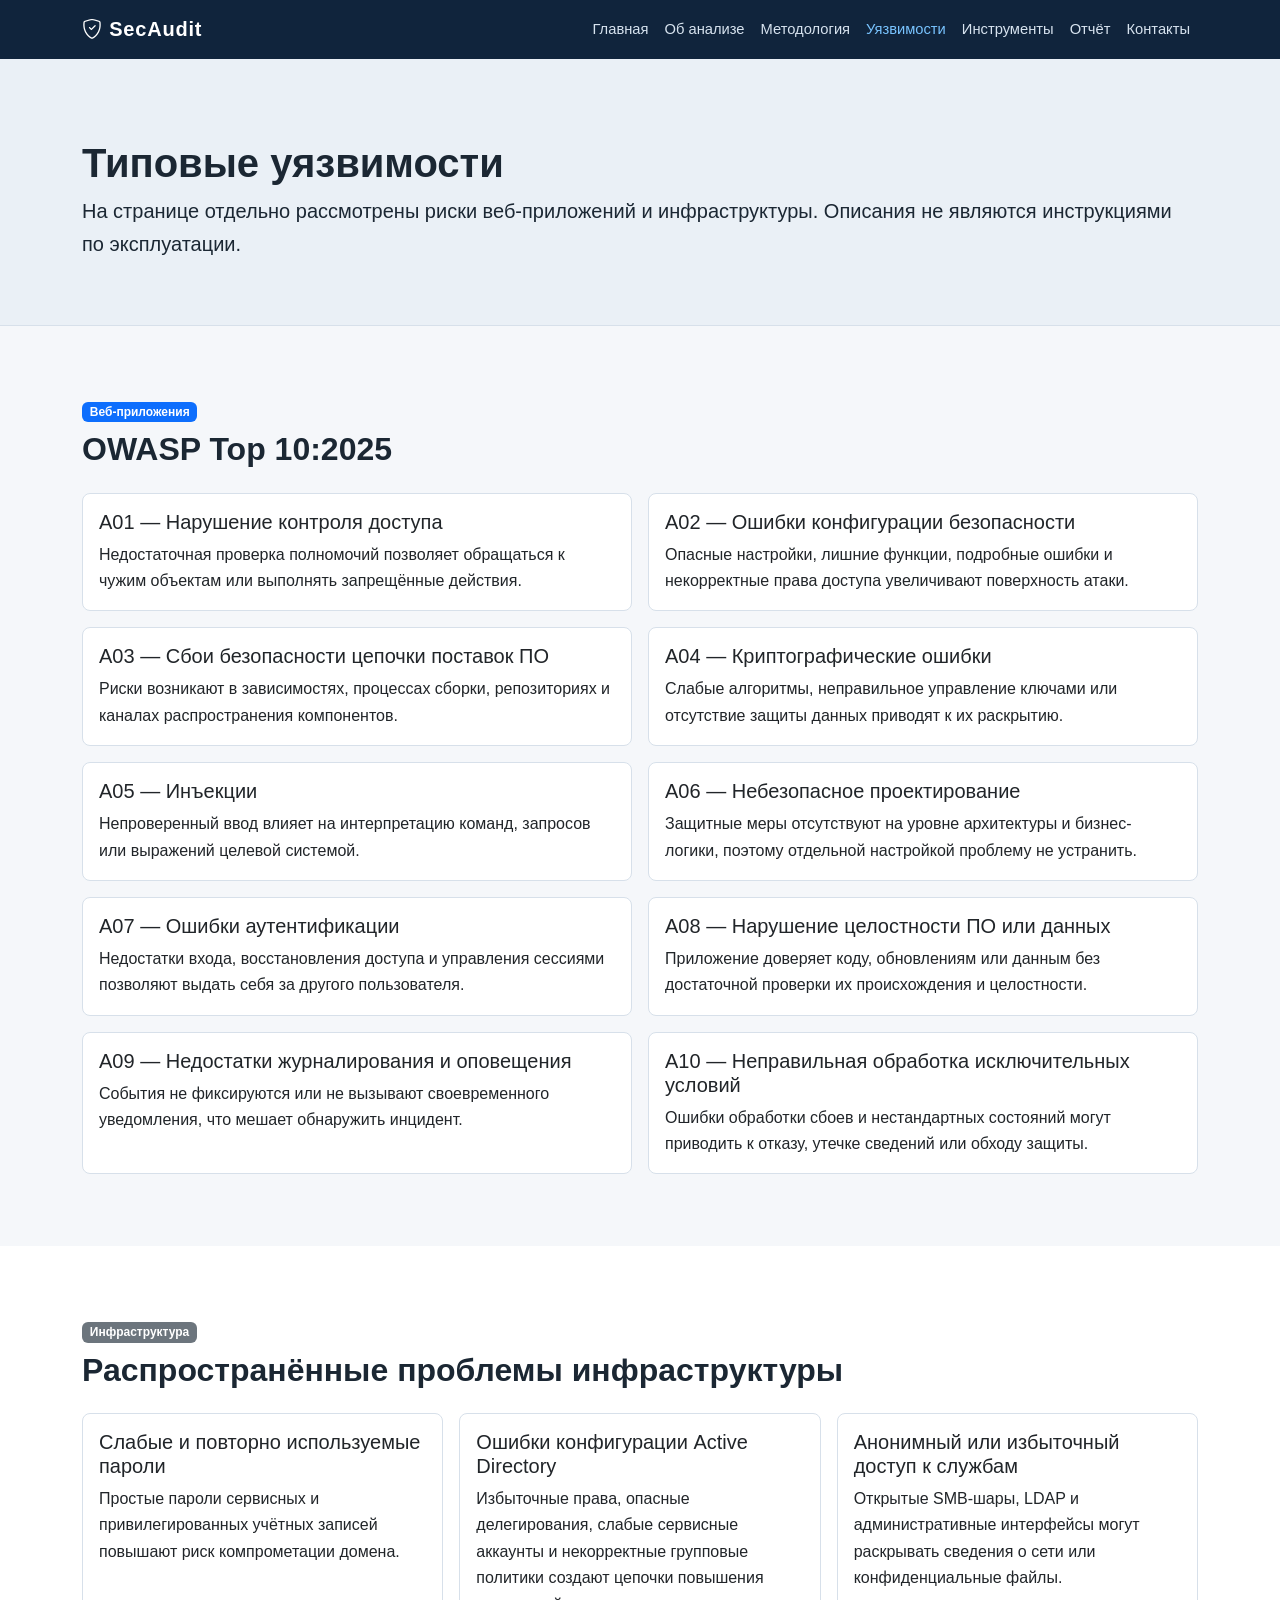
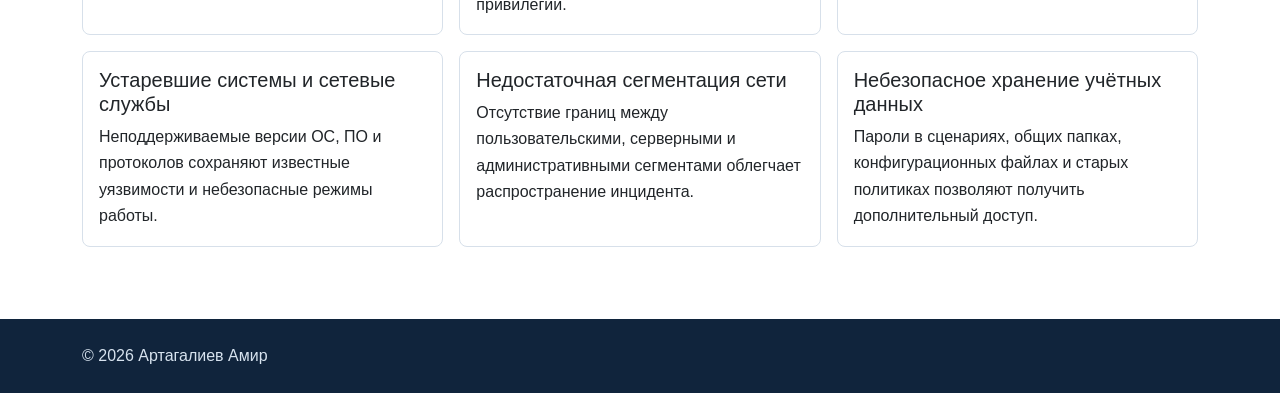
<file: vulnerabilities.html>
<!doctype html>
<html lang="ru">
 <head>
  <meta charset="utf-8"/>
  <meta content="width=device-width,initial-scale=1" name="viewport"/>
  <title>
   Уязвимости — SecAudit
  </title>
  <link href="https://cdn.jsdelivr.net/npm/bootstrap@5.3.3/dist/css/bootstrap.min.css" rel="stylesheet"/>
  <link href="https://cdn.jsdelivr.net/npm/bootstrap-icons@1.11.3/font/bootstrap-icons.min.css" rel="stylesheet"/>
  <link href="css/style.css" rel="stylesheet"/>
 </head>
 <body>
  <nav class="navbar navbar-expand-lg navbar-dark site-nav">
   <div class="container">
    <a class="navbar-brand text-white" href="index.html">
     <i class="bi bi-shield-check">
     </i>
     SecAudit
    </a>
    <button class="navbar-toggler" data-bs-target="#nav" data-bs-toggle="collapse" type="button">
     <span class="navbar-toggler-icon">
     </span>
    </button>
    <div class="collapse navbar-collapse" id="nav">
     <ul class="navbar-nav ms-auto">
      <li class="nav-item">
       <a class="nav-link" href="index.html">
        Главная
       </a>
      </li>
      <li class="nav-item">
       <a class="nav-link" href="about.html">
        Об анализе
       </a>
      </li>
      <li class="nav-item">
       <a class="nav-link" href="methodology.html">
        Методология
       </a>
      </li>
      <li class="nav-item">
       <a class="nav-link active" href="vulnerabilities.html">
        Уязвимости
       </a>
      </li>
      <li class="nav-item">
       <a class="nav-link" href="tools.html">
        Инструменты
       </a>
      </li>
      <li class="nav-item">
       <a class="nav-link" href="report.html">
        Отчёт
       </a>
      </li>
      <li class="nav-item">
       <a class="nav-link" href="contacts.html">
        Контакты
       </a>
      </li>
     </ul>
    </div>
   </div>
  </nav>
  <header class="page-header">
   <div class="container">
    <h1>
     Типовые уязвимости
    </h1>
    <p class="lead">
     На странице отдельно рассмотрены риски веб-приложений и инфраструктуры. Описания не являются инструкциями по эксплуатации.
    </p>
   </div>
  </header>
  <main>
   <section class="section">
    <div class="container">
     <div class="d-flex justify-content-between align-items-end flex-wrap gap-2 mb-4">
      <div>
       <span class="badge text-bg-primary mb-2">
        Веб-приложения
       </span>
       <h2 class="section-title mb-0">
        OWASP Top 10:2025
       </h2>
      </div>
     </div>
     <div class="row g-3">
      <div class="col-md-6">
       <article class="card h-100 p-3">
        <h3 class="h5">
         A01 — Нарушение контроля доступа
        </h3>
        <p class="mb-0">
         Недостаточная проверка полномочий позволяет обращаться к чужим объектам или выполнять запрещённые действия.
        </p>
       </article>
      </div>
      <div class="col-md-6">
       <article class="card h-100 p-3">
        <h3 class="h5">
         A02 — Ошибки конфигурации безопасности
        </h3>
        <p class="mb-0">
         Опасные настройки, лишние функции, подробные ошибки и некорректные права доступа увеличивают поверхность атаки.
        </p>
       </article>
      </div>
      <div class="col-md-6">
       <article class="card h-100 p-3">
        <h3 class="h5">
         A03 — Сбои безопасности цепочки поставок ПО
        </h3>
        <p class="mb-0">
         Риски возникают в зависимостях, процессах сборки, репозиториях и каналах распространения компонентов.
        </p>
       </article>
      </div>
      <div class="col-md-6">
       <article class="card h-100 p-3">
        <h3 class="h5">
         A04 — Криптографические ошибки
        </h3>
        <p class="mb-0">
         Слабые алгоритмы, неправильное управление ключами или отсутствие защиты данных приводят к их раскрытию.
        </p>
       </article>
      </div>
      <div class="col-md-6">
       <article class="card h-100 p-3">
        <h3 class="h5">
         A05 — Инъекции
        </h3>
        <p class="mb-0">
         Непроверенный ввод влияет на интерпретацию команд, запросов или выражений целевой системой.
        </p>
       </article>
      </div>
      <div class="col-md-6">
       <article class="card h-100 p-3">
        <h3 class="h5">
         A06 — Небезопасное проектирование
        </h3>
        <p class="mb-0">
         Защитные меры отсутствуют на уровне архитектуры и бизнес-логики, поэтому отдельной настройкой проблему не устранить.
        </p>
       </article>
      </div>
      <div class="col-md-6">
       <article class="card h-100 p-3">
        <h3 class="h5">
         A07 — Ошибки аутентификации
        </h3>
        <p class="mb-0">
         Недостатки входа, восстановления доступа и управления сессиями позволяют выдать себя за другого пользователя.
        </p>
       </article>
      </div>
      <div class="col-md-6">
       <article class="card h-100 p-3">
        <h3 class="h5">
         A08 — Нарушение целостности ПО или данных
        </h3>
        <p class="mb-0">
         Приложение доверяет коду, обновлениям или данным без достаточной проверки их происхождения и целостности.
        </p>
       </article>
      </div>
      <div class="col-md-6">
       <article class="card h-100 p-3">
        <h3 class="h5">
         A09 — Недостатки журналирования и оповещения
        </h3>
        <p class="mb-0">
         События не фиксируются или не вызывают своевременного уведомления, что мешает обнаружить инцидент.
        </p>
       </article>
      </div>
      <div class="col-md-6">
       <article class="card h-100 p-3">
        <h3 class="h5">
         A10 — Неправильная обработка исключительных условий
        </h3>
        <p class="mb-0">
         Ошибки обработки сбоев и нестандартных состояний могут приводить к отказу, утечке сведений или обходу защиты.
        </p>
       </article>
      </div>
     </div>
    </div>
   </section>
   <section class="section bg-white">
    <div class="container">
     <span class="badge text-bg-secondary mb-2">
      Инфраструктура
     </span>
     <h2 class="section-title mb-4">
      Распространённые проблемы инфраструктуры
     </h2>
     <div class="row g-3">
      <div class="col-md-6 col-lg-4">
       <article class="card h-100 p-3">
        <h3 class="h5">
         Слабые и повторно используемые пароли
        </h3>
        <p class="mb-0">
         Простые пароли сервисных и привилегированных учётных записей повышают риск компрометации домена.
        </p>
       </article>
      </div>
      <div class="col-md-6 col-lg-4">
       <article class="card h-100 p-3">
        <h3 class="h5">
         Ошибки конфигурации Active Directory
        </h3>
        <p class="mb-0">
         Избыточные права, опасные делегирования, слабые сервисные аккаунты и некорректные групповые политики создают цепочки повышения привилегий.
        </p>
       </article>
      </div>
      <div class="col-md-6 col-lg-4">
       <article class="card h-100 p-3">
        <h3 class="h5">
         Анонимный или избыточный доступ к службам
        </h3>
        <p class="mb-0">
         Открытые SMB-шары, LDAP и административные интерфейсы могут раскрывать сведения о сети или конфиденциальные файлы.
        </p>
       </article>
      </div>
      <div class="col-md-6 col-lg-4">
       <article class="card h-100 p-3">
        <h3 class="h5">
         Устаревшие системы и сетевые службы
        </h3>
        <p class="mb-0">
         Неподдерживаемые версии ОС, ПО и протоколов сохраняют известные уязвимости и небезопасные режимы работы.
        </p>
       </article>
      </div>
      <div class="col-md-6 col-lg-4">
       <article class="card h-100 p-3">
        <h3 class="h5">
         Недостаточная сегментация сети
        </h3>
        <p class="mb-0">
         Отсутствие границ между пользовательскими, серверными и административными сегментами облегчает распространение инцидента.
        </p>
       </article>
      </div>
      <div class="col-md-6 col-lg-4">
       <article class="card h-100 p-3">
        <h3 class="h5">
         Небезопасное хранение учётных данных
        </h3>
        <p class="mb-0">
         Пароли в сценариях, общих папках, конфигурационных файлах и старых политиках позволяют получить дополнительный доступ.
        </p>
       </article>
      </div>
     </div>
    </div>
   </section>
  </main>
  <footer class="footer py-4">
   <div class="container">
    © 2026 Артагалиев Амир
   </div>
  </footer>
  <script src="https://cdn.jsdelivr.net/npm/bootstrap@5.3.3/dist/js/bootstrap.bundle.min.js">
  </script>
  <script src="script.js">
  </script>
 </body>
</html>
</file>
<file: css/style.css>
:root {
    --navy: #10243c;
    --blue: #1769aa;
    --line: #d7e0ea;
    --paper: #f5f7fa;
    --ink: #1b2733;
}

body {
    font-family: Arial, "Segoe UI", sans-serif;
    color: var(--ink);
    background: var(--paper);
    line-height: 1.65;
}

.navbar {
    background: var(--navy) !important;
}

.navbar-brand {
    font-weight: 700;
    letter-spacing: .04em;
}

.nav-link {
    color: #d7e3ef !important;
    font-size: .92rem;
}

    .nav-link.active,
    .nav-link:hover {
        color: #79c4ff !important;
    }

.hero {
    min-height: 560px;
    background: linear-gradient( 90deg, rgba(16, 36, 60, .93), rgba(16, 36, 60, .62) ), url('../images/hero.jpg') center / cover;
    color: #fff;
    display: flex;
    align-items: center;
}

    .hero h1 {
        font-size: clamp(2rem, 4vw, 3.5rem);
        max-width: 760px;
        font-weight: 700;
    }

.page-header {
    padding: 5rem 0 3rem;
    background: #eaf0f6;
    border-bottom: 1px solid var(--line);
}

    .page-header h1 {
        font-weight: 700;
    }

.section {
    padding: 4.5rem 0;
}

.section-title {
    font-size: 2rem;
    font-weight: 700;
}

.card {
    border: 1px solid var(--line);
    box-shadow: none;
    border-radius: .5rem;
}

.card-img-top {
    height: 190px;
    object-fit: cover;
}

.icon {
    font-size: 1.5rem;
    color: var(--blue);
}

.step {
    border: 1px solid var(--line);
    border-radius: .5rem;
    padding: 1.25rem;
    background: #fff;
    height: 100%;
}

.flow {
    font-weight: 700;
    color: var(--blue);
    letter-spacing: .04em;
}

.report-card {
    border-left: 5px solid #d9534f;
}

.footer {
    background: var(--navy);
    color: #d7e3ef;
}

    .footer a {
        color: #a9d8ff;
        text-decoration: none;
    }

.progress {
    height: 1.3rem;
}

.badge {
    font-weight: 600;
}

.table thead th {
    background: var(--navy);
    color: #fff;
}

.contact-image {
    width: 100%;
    aspect-ratio: 1 / 1;
    object-fit: contain;
    object-position: center;
    display: block;
    background: transparent;
}

@media (max-width: 768px) {
    .hero {
        min-height: 500px;
    }

    .section {
        padding: 3rem 0;
    }

    .navbar-nav {
        padding: .5rem 0;
    }
}
</file>
